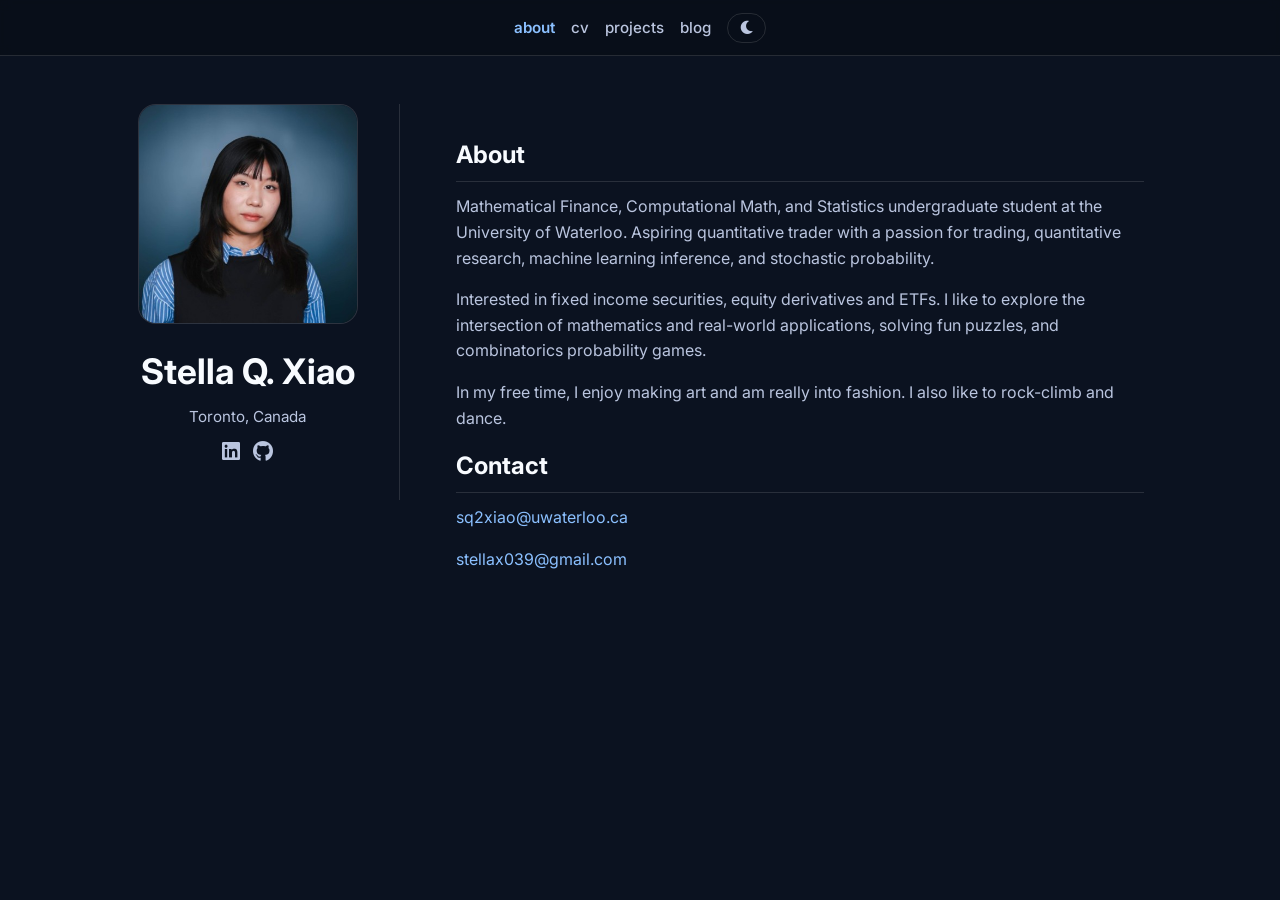
<file: index.html>
﻿<!DOCTYPE html>
<html lang="en">
<head>
    <meta charset="UTF-8" />
    <meta name="viewport" content="width=device-width, initial-scale=1.0" />
    <meta http-equiv="X-UA-Compatible" content="ie=edge" />
    <link rel="stylesheet" href="https://use.fontawesome.com/releases/v5.4.1/css/all.css" integrity="sha384-5sAR7xN1Nv6T6+dT2mhtzEpVJvfS3NScPQTrOxhwjIuvcA67KV2R5Jz6kr4abQsz" crossorigin="anonymous" />
    <script>
        (function(){
            var theme = localStorage.getItem('theme') || 'dark';
            document.documentElement.classList.add(theme);
        })();
    </script>
    <link rel="stylesheet" href="style.css" />
    <title>Stella Xiao</title>
</head>
<body class="home">
    <nav>
        <ul class="nav-links">
            <li><a class="active" href="index.html">About</a></li>
            <li><a href="cv.html">CV</a></li>
            <li><a href="projects.html">Projects</a></li>
            <li><a href="blog.html">Blog</a></li>
            <button class="theme-toggle" onclick="toggleTheme()"><i id="theme-icon" class="fas fa-moon fa-lg"></i></button>
        </ul>
    </nav>
    <div class="grid-2">
        <aside class="sidebar">
            <div class="profile">
                <img class="profile-photo" src="photo.jpg" alt="Stella Q. Xiao" />
                <h1>Stella Q. Xiao</h1>
                <p class="location">Toronto, Canada</p>
                <div class="social-links">
                    <a href="https://www.linkedin.com/in/sqxiao/" target="_blank"><i class="fab fa-linkedin"></i></a>
                    <a href="https://github.com/sqxiao000" target="_blank"><i class="fab fa-github"></i></a>
                </div>
            </div>
        </aside>
        <main class="main-content">
            <section class="about-contact">
                <h2>About</h2>
                <p>Mathematical Finance, Computational Math, and Statistics undergraduate student at the University of Waterloo. Aspiring quantitative trader with a passion for trading, quantitative research, machine learning inference, and stochastic probability.</p>
                <p>Interested in fixed income securities, equity derivatives and ETFs. I like to explore the intersection of mathematics and real-world applications, solving fun puzzles, and combinatorics probability games.</p>
                <p>In my free time, I enjoy making art and am really into fashion. I also like to rock-climb and dance.</p>
                <h2>Contact</h2>
                <p><a href="mailto:sq2xiao@uwaterloo.ca">sq2xiao@uwaterloo.ca</a></p>
                <p><a href="mailto:stellax039@gmail.com">stellax039@gmail.com</a></p>
            </section>
        </main>
    </div>

    <script>
        function setTheme(theme) {
            document.body.classList.remove('light', 'dark');
            document.body.classList.add(theme);
            localStorage.setItem('theme', theme);
            const icon = document.getElementById('theme-icon');
            if (icon) icon.className = theme === 'light' ? 'fas fa-sun' : 'fas fa-moon';
        }
        function toggleTheme() {
            const current = document.body.classList.contains('light') ? 'light' : 'dark';
            setTheme(current === 'light' ? 'dark' : 'light');
        }
        document.addEventListener('DOMContentLoaded', () => {
            const saved = localStorage.getItem('theme') || 'dark';
            setTheme(saved);
        });
    </script>
</body>
</html>
</file>
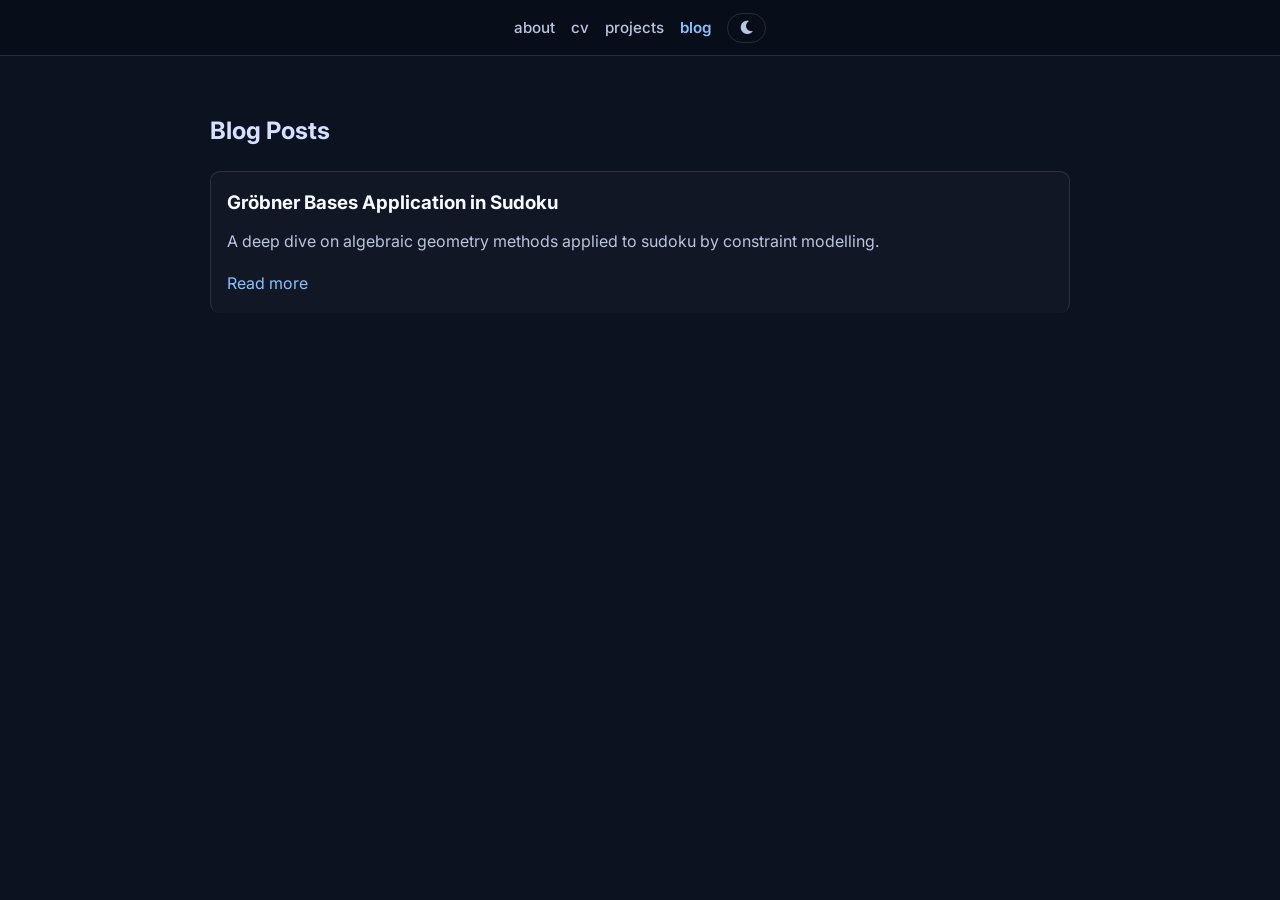
<file: blog.html>
﻿<!DOCTYPE html>
<html lang="en">
<head>
    <meta charset="UTF-8" />
    <meta name="viewport" content="width=device-width, initial-scale=1.0" />
    <meta http-equiv="X-UA-Compatible" content="ie=edge" />
    <link rel="stylesheet" href="https://use.fontawesome.com/releases/v5.4.1/css/all.css" integrity="sha384-5sAR7xN1Nv6T6+dT2mhtzEpVJvfS3NScPQTrOxhwjIuvcA67KV2R5Jz6kr4abQsz" crossorigin="anonymous" />
    <script>
        (function(){
            var theme = localStorage.getItem('theme') || 'dark';
            document.documentElement.classList.add(theme);
        })();
    </script>
    <link rel="stylesheet" href="style.css" />
    <title>Blog - Stella Xiao</title>
</head>
<body class="centered">
    <nav>
        <ul class="nav-links">
            <li><a href="index.html">About</a></li>
            <li><a href="cv.html">CV</a></li>
            <li><a href="projects.html">Projects</a></li>
            <li><a class="active" href="blog.html">Blog</a></li>
            <button class="theme-toggle" onclick="toggleTheme()"><i id="theme-icon" class="fas fa-moon fa-lg"></i></button>
        </ul>
    </nav>
    <main class="content-wrapper">
        <h2>Blog Posts</h2>
        <ul class="blog-list">
            <li>
                <h3>Gröbner Bases Application in Sudoku</h3>
                <p>A deep dive on algebraic geometry methods applied to sudoku by constraint modelling.</p>
                <a href="https://hackmd.io/@dJWrUsLbRF-fSS24QYBM1A/SkNlrgdt0" target="_blank">Read more</a>
            </li>
           
        </ul>
    </main>
    <script>
        function setTheme(theme) {
            document.body.classList.remove('light', 'dark');
            document.body.classList.add(theme);
            localStorage.setItem('theme', theme);
            const icon = document.getElementById('theme-icon');
            if (icon) icon.className = theme === 'light' ? 'fas fa-sun' : 'fas fa-moon';
        }
        function toggleTheme() {
            const current = document.body.classList.contains('light') ? 'light' : 'dark';
            setTheme(current === 'light' ? 'dark' : 'light');
        }
        document.addEventListener('DOMContentLoaded', () => {
            const saved = localStorage.getItem('theme') || 'dark';
            setTheme(saved);
        });
    </script>
</body>
</html>
</file>
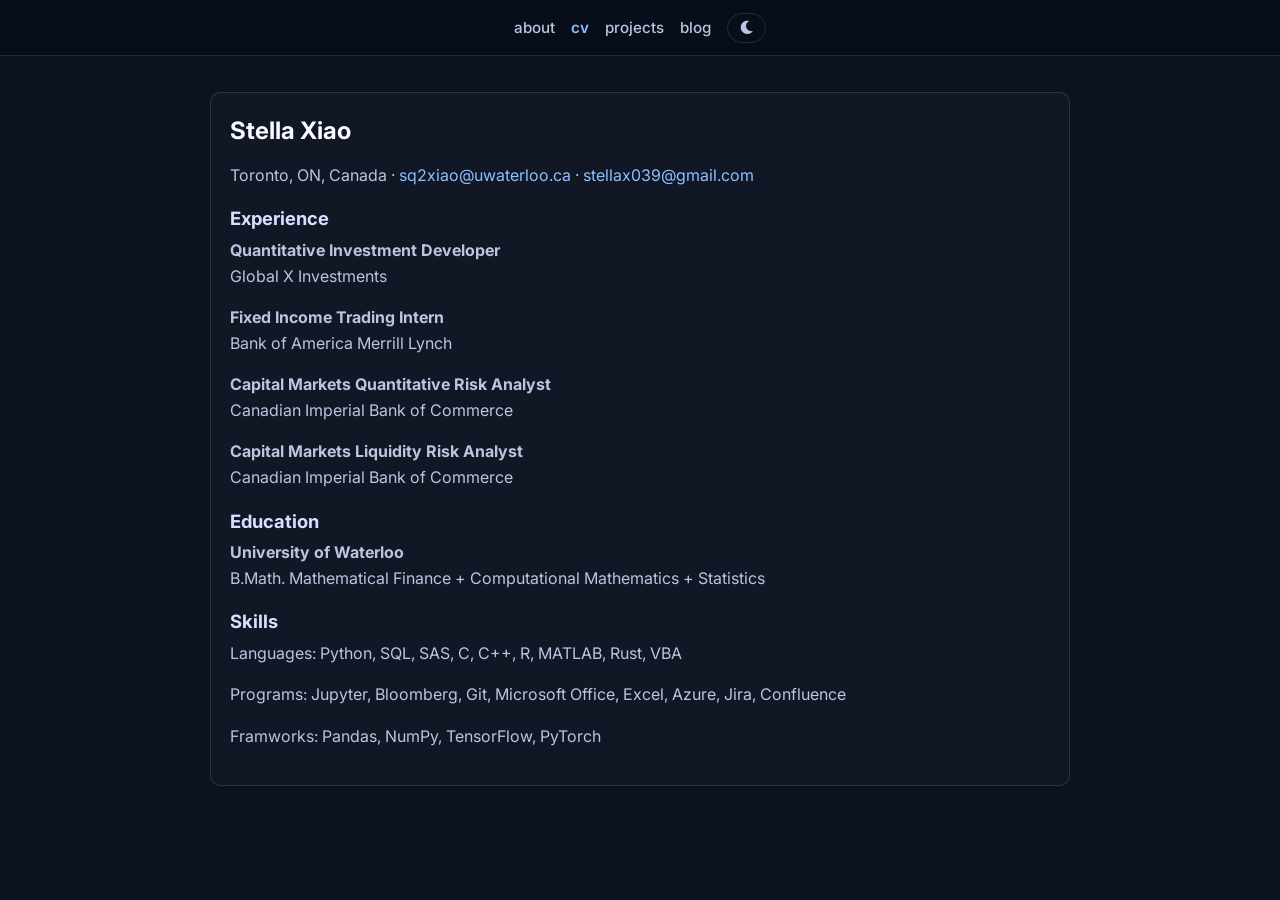
<file: cv.html>
﻿<!DOCTYPE html>
<html lang="en">
<head>
    <meta charset="UTF-8" />
    <meta name="viewport" content="width=device-width, initial-scale=1.0" />
    <meta http-equiv="X-UA-Compatible" content="ie=edge" />
    <link rel="stylesheet" href="https://use.fontawesome.com/releases/v5.4.1/css/all.css" integrity="sha384-5sAR7xN1Nv6T6+dT2mhtzEpVJvfS3NScPQTrOxhwjIuvcA67KV2R5Jz6kr4abQsz" crossorigin="anonymous" />
    <script>
        (function(){
            var theme = localStorage.getItem('theme') || 'dark';
            document.documentElement.classList.add(theme);
        })();
    </script>
    <link rel="stylesheet" href="style.css" />
    <title>CV - Stella Xiao</title>
</head>
<body class="centered">
    <nav>
        <ul class="nav-links">
            <li><a href="index.html">About</a></li>
            <li><a class="active" href="cv.html">CV</a></li>
            <li><a href="projects.html">Projects</a></li>
            <li><a href="blog.html">Blog</a></li>
            <button class="theme-toggle" onclick="toggleTheme()"><i id="theme-icon" class="fas fa-moon fa-lg"></i></button>
        </ul>
    </nav>
    <main class="content-wrapper">
        <section class="resume-card">
            <h2>Stella Xiao</h2>
            <p>Toronto, ON, Canada · <a href="mailto:sq2xiao@uwaterloo.ca">sq2xiao@uwaterloo.ca</a> · <a href="mailto:stellax039@gmail.com">stellax039@gmail.com</a></p>
            <h3>Experience</h3>
            <p><strong>Quantitative Investment Developer</strong><br>Global X Investments</p>
            <p><strong>Fixed Income Trading Intern</strong><br>Bank of America Merrill Lynch</p>
            <p><strong>Capital Markets Quantitative Risk Analyst</strong><br>Canadian Imperial Bank of Commerce</p>
            <p><strong>Capital Markets Liquidity Risk Analyst</strong><br>Canadian Imperial Bank of Commerce</p>
            <h3>Education</h3>
            <p><strong>University of Waterloo</strong><br>B.Math. Mathematical Finance + Computational Mathematics + Statistics</p>
            <h3>Skills</h3>
            <p>Languages: Python, SQL, SAS, C, C++, R, MATLAB, Rust, VBA</p>
            <p>Programs: Jupyter, Bloomberg, Git, Microsoft Office, Excel, Azure, Jira, Confluence</p>
            <p>Framworks: Pandas, NumPy, TensorFlow, PyTorch</p>
        </section>
    </main>
    <script>
        function setTheme(theme) {
            document.body.classList.remove('light', 'dark');
            document.body.classList.add(theme);
            localStorage.setItem('theme', theme);
            const icon = document.getElementById('theme-icon');
            if (icon) icon.className = theme === 'light' ? 'fas fa-sun' : 'fas fa-moon';
        }
        function toggleTheme() {
            const current = document.body.classList.contains('light') ? 'light' : 'dark';
            setTheme(current === 'light' ? 'dark' : 'light');
        }
        document.addEventListener('DOMContentLoaded', () => {
            const saved = localStorage.getItem('theme') || 'dark';
            setTheme(saved);
        });
    </script>
</body>
</html>
</file>
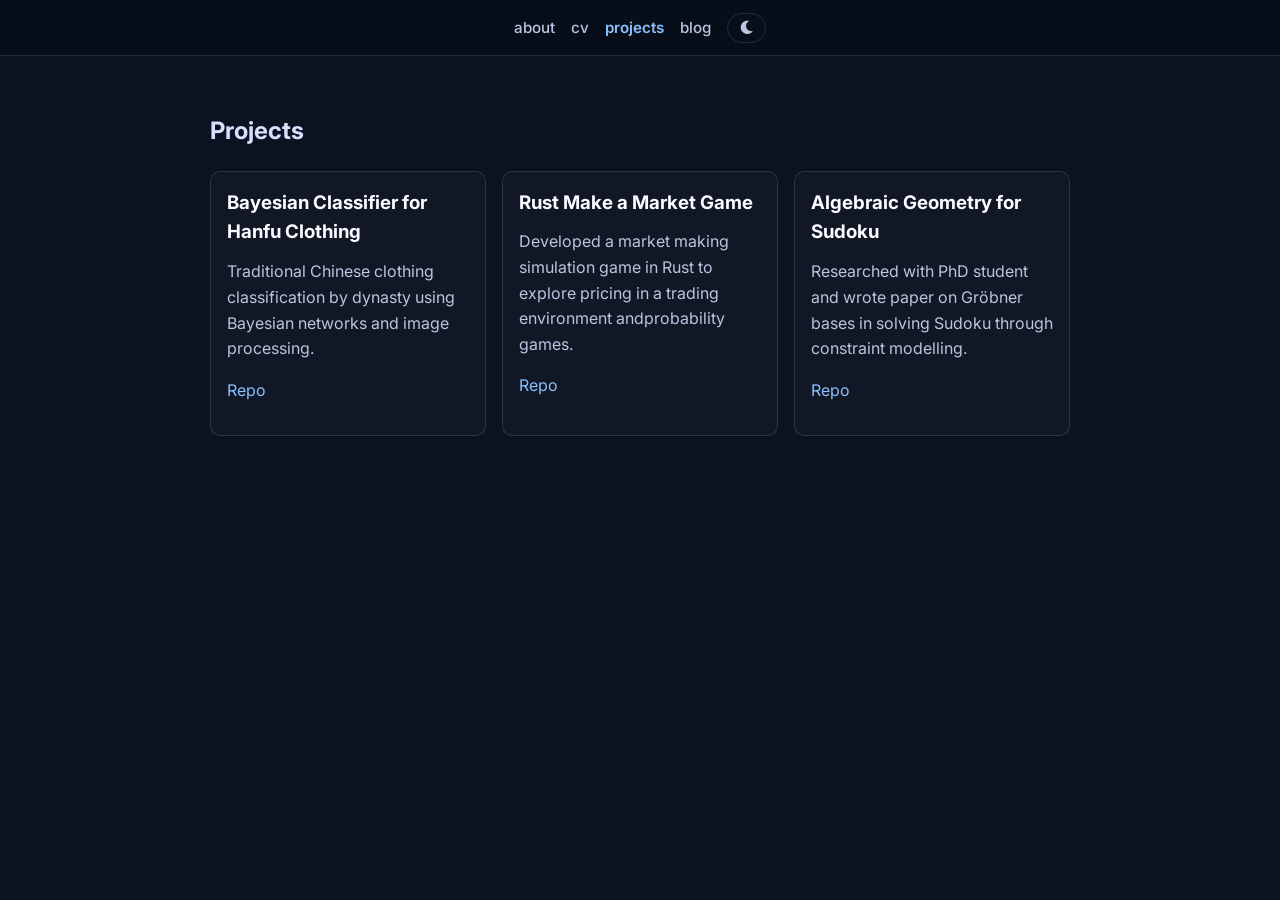
<file: projects.html>
﻿<!DOCTYPE html>
<html lang="en">
<head>
    <meta charset="UTF-8" />
    <meta name="viewport" content="width=device-width, initial-scale=1.0" />
    <meta http-equiv="X-UA-Compatible" content="ie=edge" />
    <link rel="stylesheet" href="https://use.fontawesome.com/releases/v5.4.1/css/all.css" integrity="sha384-5sAR7xN1Nv6T6+dT2mhtzEpVJvfS3NScPQTrOxhwjIuvcA67KV2R5Jz6kr4abQsz" crossorigin="anonymous" />
    <script>
        (function(){
            var theme = localStorage.getItem('theme') || 'dark';
            document.documentElement.classList.add(theme);
        })();
    </script>
    <link rel="stylesheet" href="style.css" />
    <title>Projects - Stella Xiao</title>
</head>
<body class="centered">
    <nav>
        <ul class="nav-links">
            <li><a href="index.html">About</a></li>
            <li><a href="cv.html">CV</a></li>
            <li><a class="active" href="projects.html">Projects</a></li>
            <li><a href="blog.html">Blog</a></li>
            <button class="theme-toggle" onclick="toggleTheme()"><i id="theme-icon" class="fas fa-moon fa-lg"></i></button>
        </ul>
    </nav>
    <main class="content-wrapper">
        <h2>Projects</h2>
        <div class="project-grid">
            <article class="project-card">
                <h3>Bayesian Classifier for Hanfu Clothing</h3>
                <p>Traditional Chinese clothing classification by dynasty using Bayesian networks and image processing.</p>
                <p><a href="https://github.com/sqxiao000/bayes-hanfu" target="_blank">Repo</a></p>
            </article>
            <article class="project-card">
                <h3>Rust Make a Market Game</h3>
                <p>Developed a market making simulation game in Rust to explore pricing in a trading environment andprobability games.</p>
                <p><a href="https://github.com/sqxiao000/rust-make-a-market" target="_blank">Repo</a></p>
            </article>
            <article class="project-card">
                <h3>Algebraic Geometry for Sudoku</h3>
                <p>Researched with PhD student and wrote paper on Gröbner bases in solving Sudoku through constraint modelling.</p>
                <p><a href="https://github.com/Erica-Liu/DRP24SpringAlgebraicGeometry" target="_blank">Repo</a></p>
            </article>
        </div>
    </main>
    <script>
        function setTheme(theme) {
            document.body.classList.remove('light', 'dark');
            document.body.classList.add(theme);
            localStorage.setItem('theme', theme);
            const icon = document.getElementById('theme-icon');
            if (icon) icon.className = theme === 'light' ? 'fas fa-sun' : 'fas fa-moon';
        }
        function toggleTheme() {
            const current = document.body.classList.contains('light') ? 'light' : 'dark';
            setTheme(current === 'light' ? 'dark' : 'light');
        }
        document.addEventListener('DOMContentLoaded', () => {
            const saved = localStorage.getItem('theme') || 'dark';
            setTheme(saved);
        });
    </script>
</body>
</html>
</file>
<file: style.css>
﻿/* al-folio inspired global style */
@import url('https://fonts.googleapis.com/css2?family=Inter:wght@300;400;500;600;700&display=swap');

* { box-sizing: border-box; }

:root {
    --bg: #ffffff;
    --fg: #111827;
    --text: #0f172a;
    --muted: #34363b;
    --accent: #1036df; /* dark indigo */
    --border: #e5e7eb;
    --card: #f8fafc;
}

body.light {
    --bg: #ffffff;
    --fg: #111827;
    --text: #0f172a;
    --muted: #34363b;
    --accent: #1036df;
    --border: #e5e7eb;
    --card: #f8fafc;
}

html.dark,
body.dark {
    --bg: #0b1220;
    --fg: #d8e0ff;
    --text: #f8fbff;
    --muted: #bac5df;
    --accent: #8bc0ff;
    --border: rgba(255,255,255,0.12);
    --card: rgba(20,26,40,0.72);
}

html {
    font-family: 'Inter', -apple-system, BlinkMacSystemFont, 'Segoe UI', Roboto, Helvetica, Arial, sans-serif;
    font-size: 16px;
    line-height: 1.6;
}

body {
    margin: 0;
    min-height: 100vh;
    background: var(--bg);
    color: var(--fg);
    transition: background 0.3s ease, color 0.3s ease;
}

a { color: var(--accent); text-decoration: none; }
a:hover { color: var(--text); }

nav {
    position: sticky;
    top: 0;
    z-index: 100;
    padding: 0.8rem 1rem;
    background: rgba(255,255,255,0.9);
    backdrop-filter: blur(6px);
    border-bottom: 1px solid var(--border);
}

body.dark nav {
    background: rgba(9,14,25,0.88);
}

.nav-links {
    margin: 0;
    padding: 0;
    list-style: none;
    display: flex;
    flex-wrap: wrap;
    gap: 1rem;
    justify-content: center;
    align-items: center;
}

.nav-links li a {
    color: var(--muted);
    font-size: 0.95rem;
    font-weight: 500;
    text-transform: lowercase;
    transition: color 0.2s ease;
}

.nav-links li a.active,
.nav-links li a:focus {
    color: var(--accent);
    font-weight: 600;
}

.nav-links li a:hover {
    color: var(--text);
}

.theme-toggle {
    display: inline-flex;
    align-items: center;
    justify-content: center;
    border: 1px solid var(--border);
    background: transparent;
    color: var(--muted);
    padding: 0.45rem 0.75rem;
    border-radius: 999px;
    cursor: pointer;
    transition: all 0.2s ease;
}

.theme-toggle:hover {
    color: var(--text);
    border-color: var(--accent);
}

.content-wrapper {
    width: min(1140px, 100%);
    margin: 0 auto;
    padding: 2.25rem 1.25rem 3rem;
}

.centered .content-wrapper {
    max-width: 900px;
}

.home .grid-2 {
    display: grid;
    grid-template-columns: 280px 1fr;
    gap: 2.5rem;
    width: min(1040px, 100%);
    margin: 3rem auto 4rem;
    align-items: start;
}

.sidebar {
    border-right: 1px solid var(--border);
    padding-right: 1.5rem;
    position: sticky;
    top: 80px;
    align-self: start;
}

.profile {
    display: flex;
    flex-direction: column;
    align-items: center;
    gap: 0.35rem;
    margin-bottom: 2rem;
}

.profile-photo {
    width: 220px;
    height: 220px;
    border-radius: 18px;
    object-fit: cover;
    border: 1px solid var(--border);
    background: var(--card);
    margin-bottom: 0.8rem;
}

.profile h1 {
    margin: 0;
    font-size: 2.2rem;
    font-weight: 700;
    color: var(--text);
    text-align: center;
}

.location {
    margin: 0;
    color: var(--muted);
    font-size: 0.95rem;
    text-align: center;
}

.social-links {
    display: flex;
    gap: 0.8rem;
}

.social-links a {
    color: var(--muted);
    font-size: 1.3rem;
}

.social-links a:hover { color: var(--accent); }

.main-content h2,
.resume-card h2,
.project-card h3,
.blog-list h3 {
    color: var(--text);
    margin: 0 0 0.75rem;
    font-weight: 700;
}

.main-content p,
.resume-card p,
.project-card p,
.blog-list p,
.photo-grid p {
    color: var(--muted);
    margin: 0 0 1rem;
}

.main-content {
    padding: 2rem 1rem;
    max-width: 1200px;
    margin: 0 auto;
}

.about-contact {
    padding: 0;
    margin: 0;
}

.about-contact h2 {
    border-bottom: 1px solid var(--border);
    padding-bottom: 0.42rem;
    margin-top: 0;
}

.resume-card,
.project-card,
.blog-list li,
.photo-grid img {
    background: var(--card);
    border: 1px solid var(--border);
    border-radius: 10px;
}

.resume-card {
    padding: 1.2rem;
    margin-bottom: 1.5rem;
}

.resume-card h3 {
    margin: 1rem 0 0.25rem;
    font-size: 1.15rem;
}

.project-grid {
    display: grid;
    grid-template-columns: repeat(auto-fit, minmax(240px, 1fr));
    gap: 1rem;
}

.project-card {
    padding: 1rem;
}

.blog-list {
    list-style: none;
    padding: 0;
    margin: 1rem 0 0;
}

.blog-list li {
    padding: 1rem;
    border-bottom: 1px solid var(--border);
}

.blog-list li:last-child {
    border-bottom: none;
}

.photo-grid {
    display: grid;
    grid-template-columns: repeat(auto-fit, minmax(180px, 1fr));
    gap: 0.8rem;
}

.photo-grid img {
    width: 100%;
    height: 180px;
    object-fit: cover;
    border: 1px solid var(--border);
    border-radius: 10px;
}

@media (max-width: 840px) {
    .home .grid-2 {
        grid-template-columns: 1fr;
    }

    .sidebar {
        position: static;
        border-right: none;
        border-bottom: 1px solid var(--border);
        padding-bottom: 1rem;
        margin-bottom: 1.5rem;
    }

    .main-content { padding-top: 0; }
}

@media (max-width: 520px) {
    .nav-links { gap: 0.5rem; }
    .nav-links li a { font-size: 0.9rem; }
    .content-wrapper { padding: 1.5rem 0.9rem 2rem; }
}
</file>
